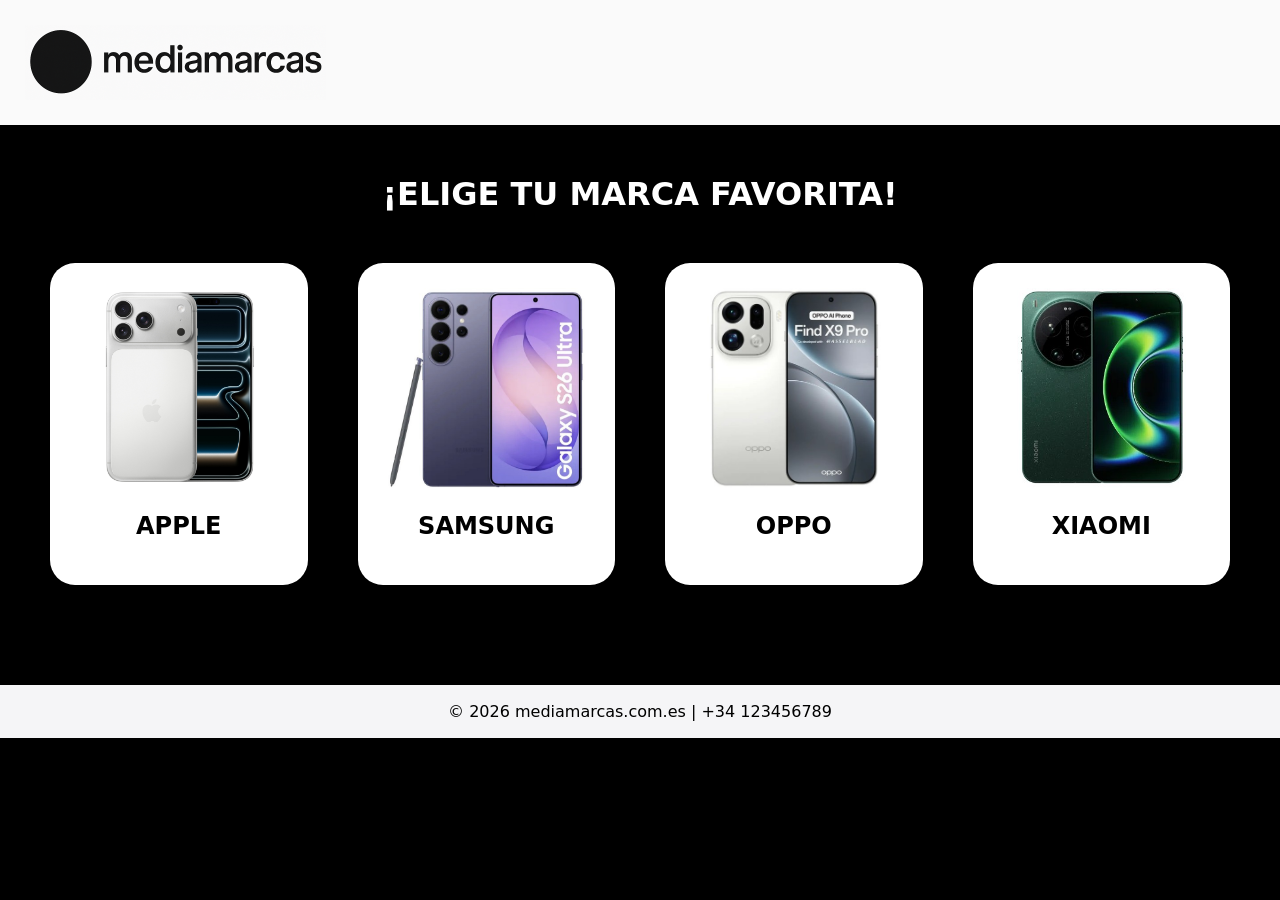
<file: index.html>
<!DOCTYPE html>
<html lang="en">
<head>
    <meta charset="UTF-8">
    <meta name="viewport" content="width=device-width, initial-scale=1.0">
    <title>Mediamarcas - Menú</title>
    <link rel="stylesheet" href="style.css">
    <link rel="icon" href="imagenes/Designer2.png">
</head>
<body>

    <header>
        <img src="imagenes/Designer.png">
    </header>

    <main>

        <h1>¡ELIGE TU MARCA FAVORITA!</h1>

        <section>

            <article class="categoria">
                <a href="iphone.html"><img src="imagenes/iphone.jpg"></a>
                <h2>APPLE</h2>
            </article>

            <article class="categoria">
                <a href="samsung.html"><img src="imagenes/samsung.jpg"></a>
                <h2>SAMSUNG</h2>
            </article>

            <article class="categoria">
                <a href="oppo.html"><img src="imagenes/oppo.jpg"></a>
                <h2>OPPO</h2>
            </article>

            <article class="categoria">
                <a href="xiaomi.html"><img src="imagenes/xiaomi17ultra.jpg"></a>
                <h2>XIAOMI</h2>
            </article>

        </section>
    </main>

    <footer id="footerindex">
        <p>© 2026 mediamarcas.com.es | +34 123456789</p>
    </footer>

</body>
</html>
</file>
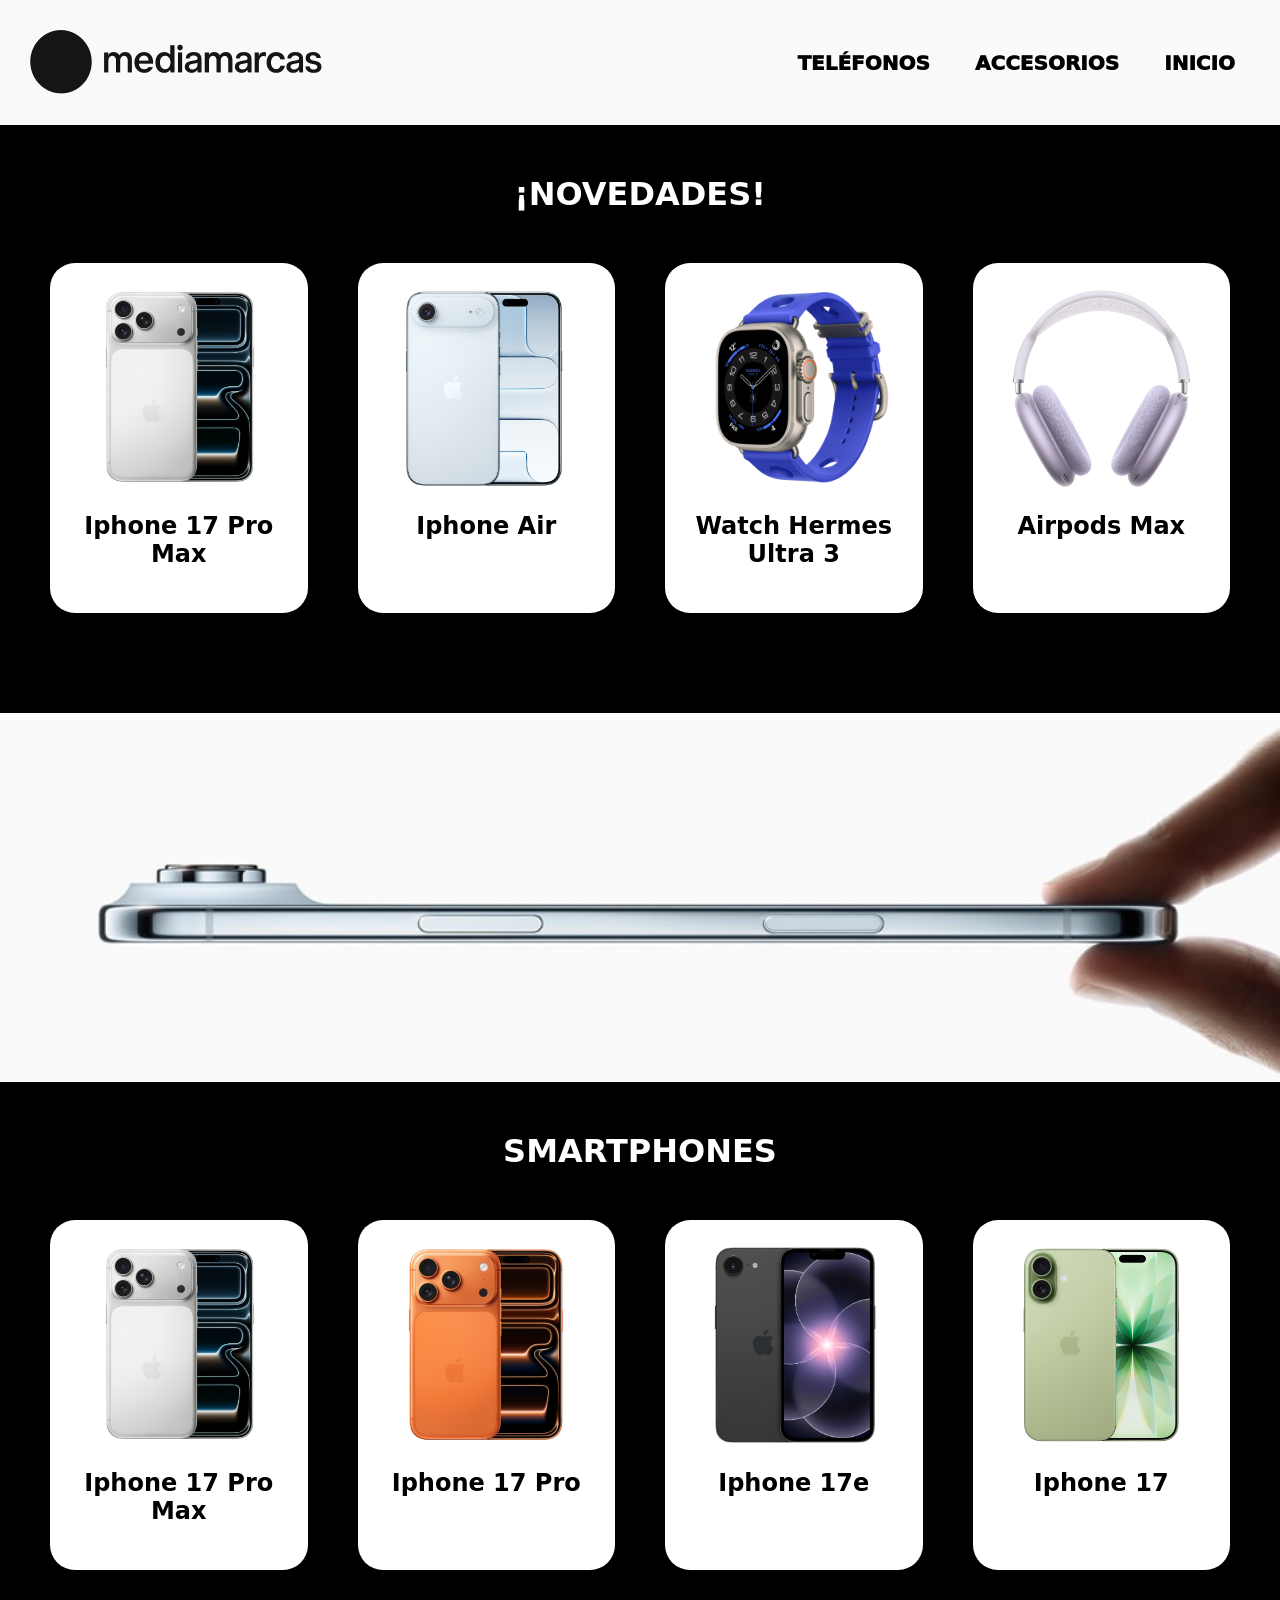
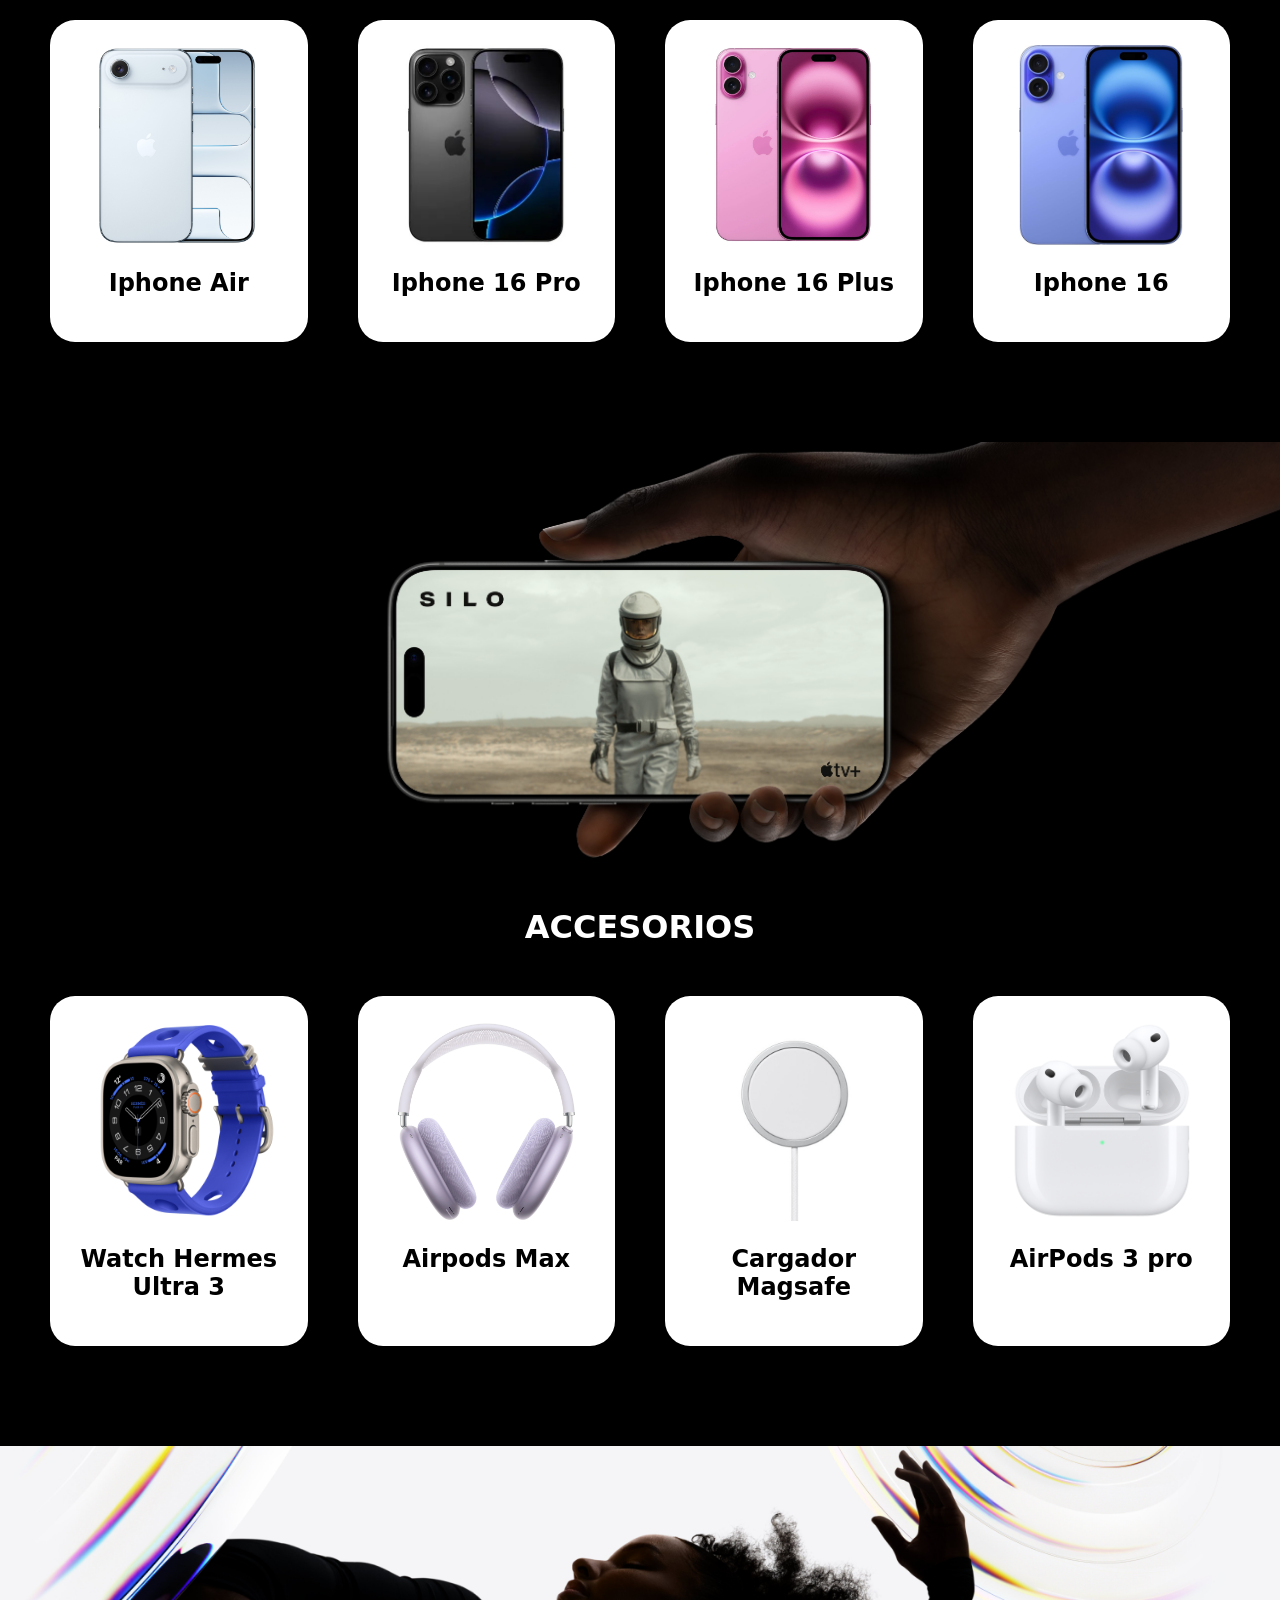
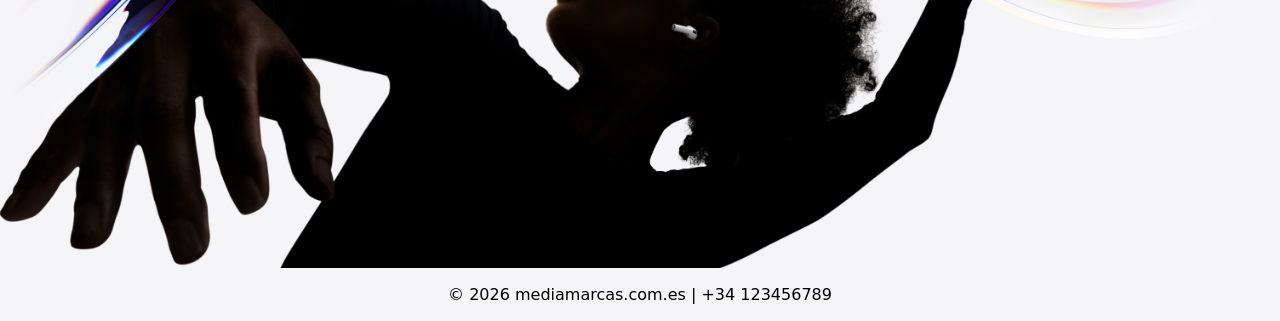
<file: iphone.html>
<!DOCTYPE html>
<html lang="en">
<head>
    <meta charset="UTF-8">
    <meta name="viewport" content="width=device-width, initial-scale=1.0">
    <title>Mediamarcas | Apple</title>
    <link rel="stylesheet" href="style.css">
</head>
<body>

    <header>
        <img src="imagenes/Designer.png">
        <nav>
            <a href="#telefonos">TELÉFONOS</a>
            <a href="#accesorios">ACCESORIOS</a>
            <a href="index.html">INICIO</a>
        </nav>
    </header>

    <main>

        <h1>¡NOVEDADES!</h1>

        <section>

            <article class="categoria">
                <a href=""><img src="imagenes/iphone.jpg"></a>
                <h2>Iphone 17 Pro Max</h2>
            </article>

            <article class="categoria">
                <a href=""><img src="imagenes/iphone-aiR.jpg"></a>
                <h2>Iphone Air</h2>
            </article>

            <article class="categoria">
                <a href=""><img src="imagenes/hermesultra.png"></a>
                <h2>Watch Hermes Ultra 3</h2>
            </article>

            <article class="categoria">
                <a href=""><img src="imagenes/AirPods_Max.jpg"></a>
                <h2>Airpods Max</h2>
            </article>

        </section>

        <img src="imagenes/wallpaper4.jpg" alt="" id="wallpaper">

        <h1 class="titulo" id="telefonos">SMARTPHONES</h1>

        <section>

            <article class="categoria">
                <a href=""><img src="imagenes/iphone.jpg"></a>
                <h2>Iphone 17 Pro Max</h2>
            </article>

            <article class="categoria">
                <a href=""><img src="imagenes/iphone17pro.avif"></a>
                <h2>Iphone 17 Pro</h2>
            </article>

            <article class="categoria">
                <a href=""><img src="imagenes/iphone17e.jpg"></a>
                <h2>Iphone 17e</h2>
            </article>

            <article class="categoria">
                <a href=""><img src="imagenes/iphone17.jpg"></a>
                <h2>Iphone 17</h2>
            </article>
            
            <article class="categoria">
                <a href=""><img src="imagenes/iphone-aiR.jpg"></a>
                <h2>Iphone Air</h2>
            </article>

            <article class="categoria">
                <a href=""><img src="imagenes/iphone16pro.jpg"></a>
                <h2>Iphone 16 Pro</h2>
            </article>

            <article class="categoria">
                <a href=""><img src="imagenes/iphone16plus.jpg"></a>
                <h2>Iphone 16 Plus</h2>
            </article>
            
            <article class="categoria">
                <a href=""><img src="imagenes/iphone16.jpg"></a>
                <h2>Iphone 16</h2>
            </article>

        </section>

        <img src="imagenes/wallpaper3.jpg" alt="" id="wallpaper">

        <h1 class="titulo" id="accesorios">ACCESORIOS</h1>

        <section>

            <article class="categoria">
                <a href=""><img src="imagenes/hermesultra.png"></a>
                <h2>Watch Hermes Ultra 3</h2>
            </article>

            <article class="categoria">
                <a href=""><img src="imagenes/AirPods_Max.jpg"></a>
                <h2>Airpods Max</h2>
            </article>

            <article class="categoria">
                <a href="oppo.html"><img src="imagenes/magsafe.jpg"></a>
                <h2>Cargador Magsafe</h2>
            </article>

            <article class="categoria">
                <a href="xiaomi.html"><img src="imagenes/airpods.png"></a>
                <h2>AirPods 3 pro</h2>
            </article>

        </section>

        <img src="imagenes/wallpaper5.jpg" alt="" id="wallpaper">

    </main>

    <footer>
        <p>© 2026 mediamarcas.com.es | +34 123456789</p>
    </footer>

</body>
</html>
</file>
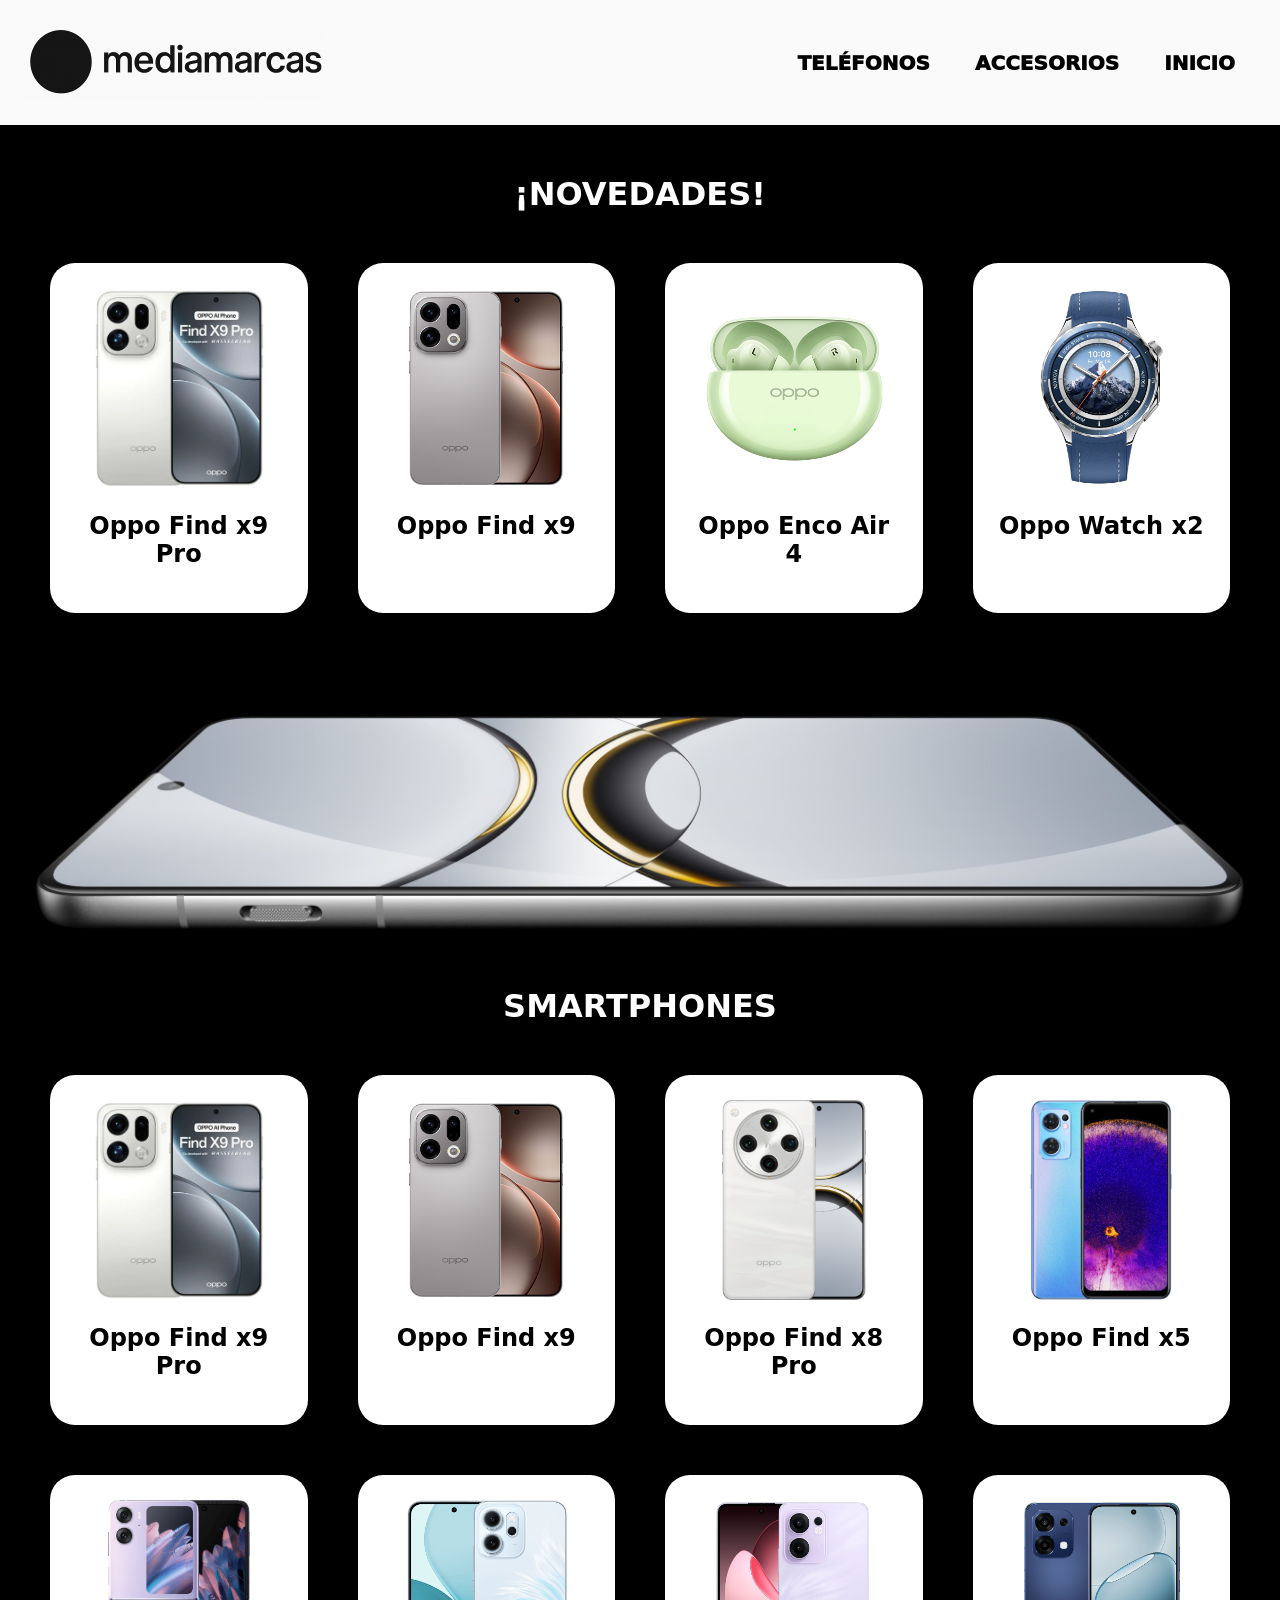
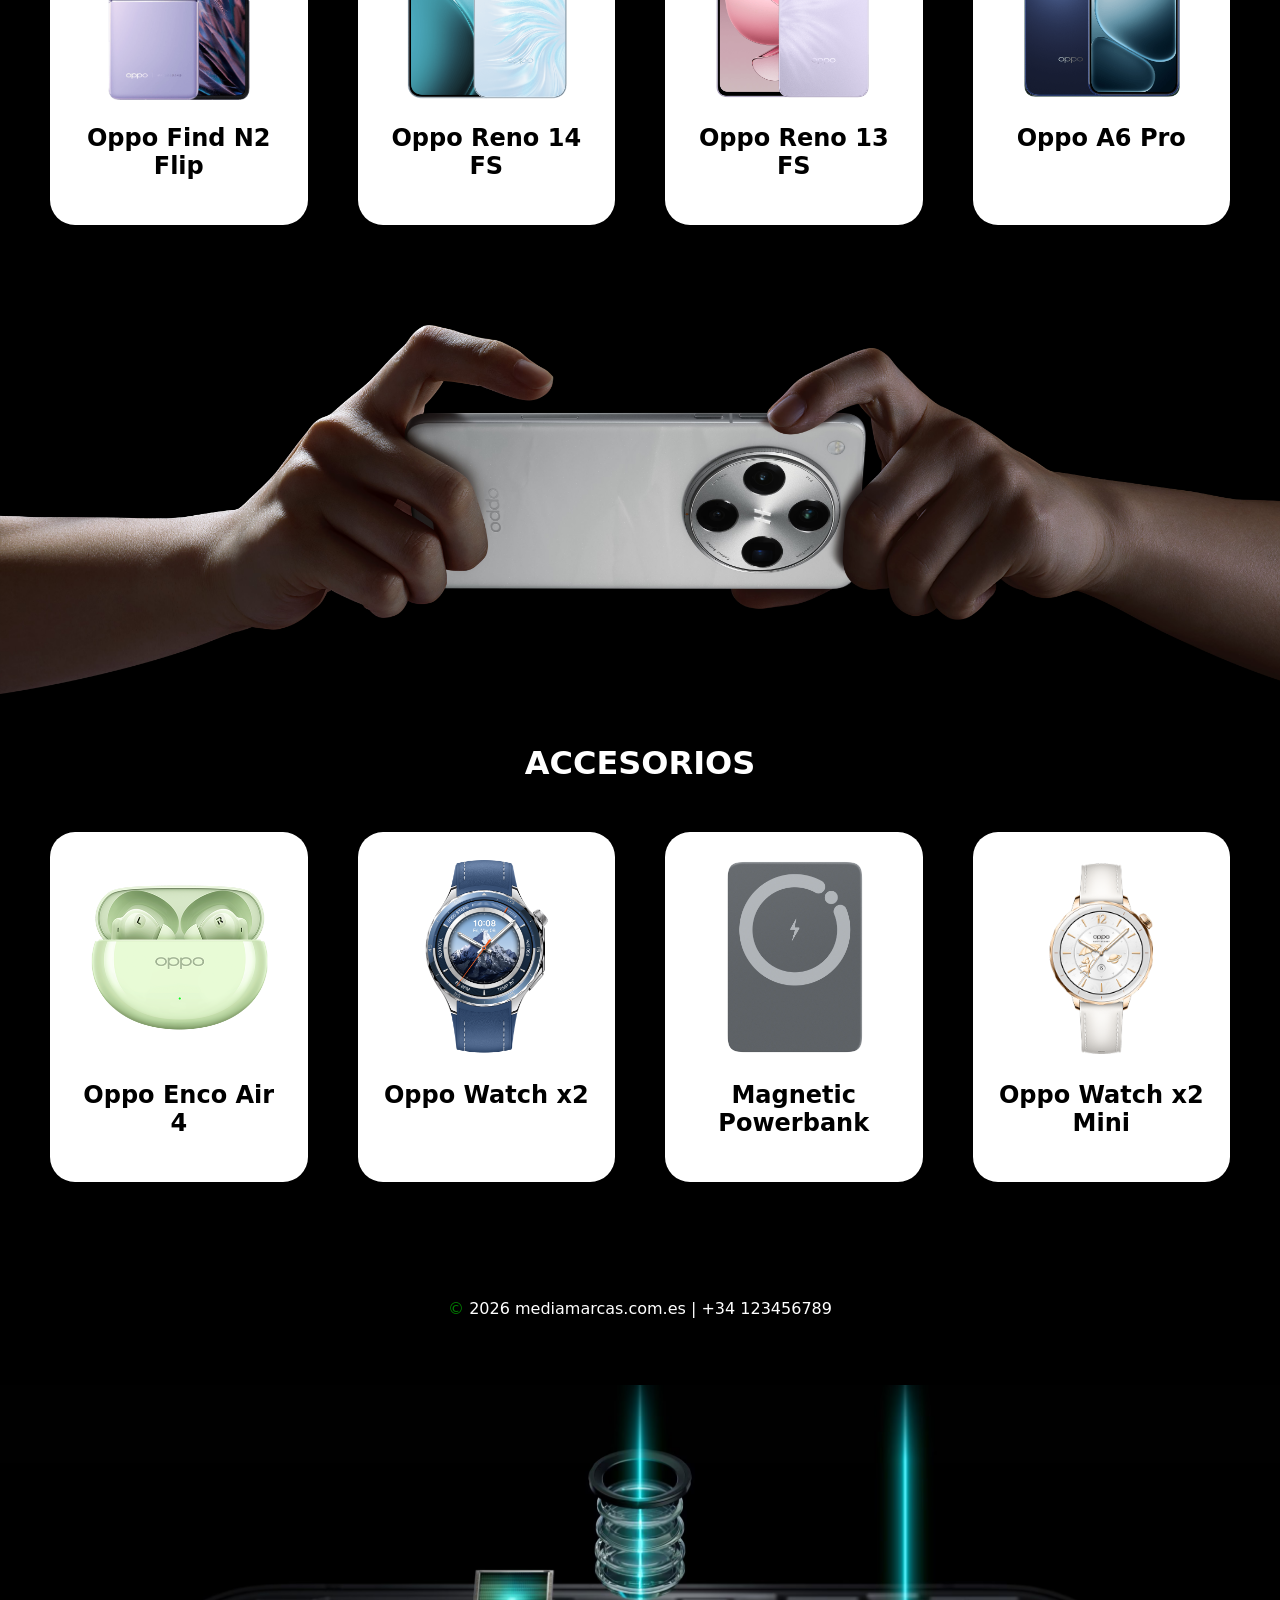
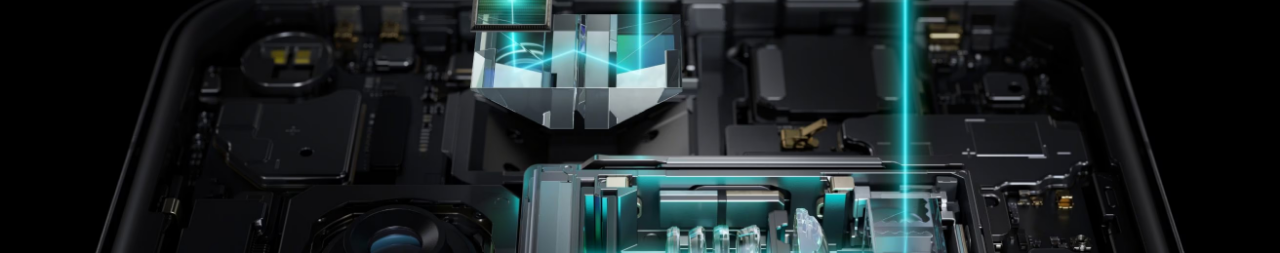
<file: oppo.html>
<!DOCTYPE html>
<html lang="en">
<head>
    <meta charset="UTF-8">
    <meta name="viewport" content="width=device-width, initial-scale=1.0">
    <title>Mediamarcas | Oppo</title>
    <link rel="stylesheet" href="style.css">
</head>
<body>

    <header>
        <img src="imagenes/Designer.png">
        <nav>
            <a href="#telefonos">TELÉFONOS</a>
            <a href="#accesorios">ACCESORIOS</a>
            <a href="index.html">INICIO</a>
        </nav>
    </header>

    <main>

        <h1>¡NOVEDADES!</h1>

        <section>

            <article class="categoria">
                <a href="oppo.html"><img src="imagenes/oppo.jpg"></a>
                <h2>Oppo Find x9 Pro</h2>
            </article>

            <article class="categoria">
                <a href=""><img src="imagenes/oppofindx9.png"></a>
                <h2>Oppo Find x9</h2>
            </article>

            <article class="categoria">
                <a href=""><img src="imagenes/encoair4.png"></a>
                <h2>Oppo Enco Air 4</h2>
            </article>

            <article class="categoria">
                <a href=""><img src="imagenes/watchx2.png"></a>
                <h2>Oppo Watch x2</h2>
            </article>

        </section>

        <img src="imagenes/wallpaperoppo5.png" alt="" id="wallpaper">

        <h1 class="titulo" id="telefonos">SMARTPHONES</h1>

        <section>

            <article class="categoria">
                <a href="oppo.html"><img src="imagenes/oppo.jpg"></a>
                <h2>Oppo Find x9 Pro</h2>
            </article>

            <article class="categoria">
                <a href=""><img src="imagenes/oppofindx9.png"></a>
                <h2>Oppo Find x9</h2>
            </article>

            <article class="categoria">
                <a href=""><img src="imagenes/oppofindx8pro.png"></a>
                <h2>Oppo Find x8 Pro</h2>
            </article>

            <article class="categoria">
                <a href=""><img src="imagenes/oppofindx5.png"></a>
                <h2>Oppo Find x5</h2>
            </article>

            <article class="categoria">
                <a href=""><img src="imagenes/oppofindn2flippng.png"></a>
                <h2>Oppo Find N2 Flip</h2>
            </article>
            
            <article class="categoria">
                <a href=""><img src="imagenes/opporeno14fs.png"></a>
                <h2>Oppo Reno 14 FS</h2>
            </article>

            <article class="categoria">
                <a href=""><img src="imagenes/opporeno13fs.png"></a>
                <h2>Oppo Reno 13 FS</h2>
            </article>

            <article class="categoria">
                <a href=""><img src="imagenes/oppoa6pro.png"></a>
                <h2>Oppo A6 Pro</h2>
            </article>

        </section>

        <img src="imagenes/wallpaperoppo6.png" alt="" id="wallpaper">

        <h1 class="titulo" id="accesorios">ACCESORIOS</h1>

        <section>

            <article class="categoria">
                <a href=""><img src="imagenes/encoair4.png"></a>
                <h2>Oppo Enco Air 4</h2>
            </article>

            <article class="categoria">
                <a href=""><img src="imagenes/watchx2.png"></a>
                <h2>Oppo Watch x2</h2>
            </article>

            <article class="categoria">
                <a href="oppo.html"><img src="imagenes/magneticpowerbank.png"></a>
                <h2>Magnetic Powerbank</h2>
            </article>

            <article class="categoria">
                <a href="xiaomi.html"><img src="imagenes/watchx2mini.png"></a>
                <h2>Oppo Watch x2 Mini</h2>
            </article>

        </section>

    </main>

    <footer id="footeroppo">
        <p>© 2026 mediamarcas.com.es | +34 123456789</p>
    </footer>

    <img src="imagenes/wallpaperoppo4.jpg" alt="" id="wallpaper">

</body>
</html>
</file>
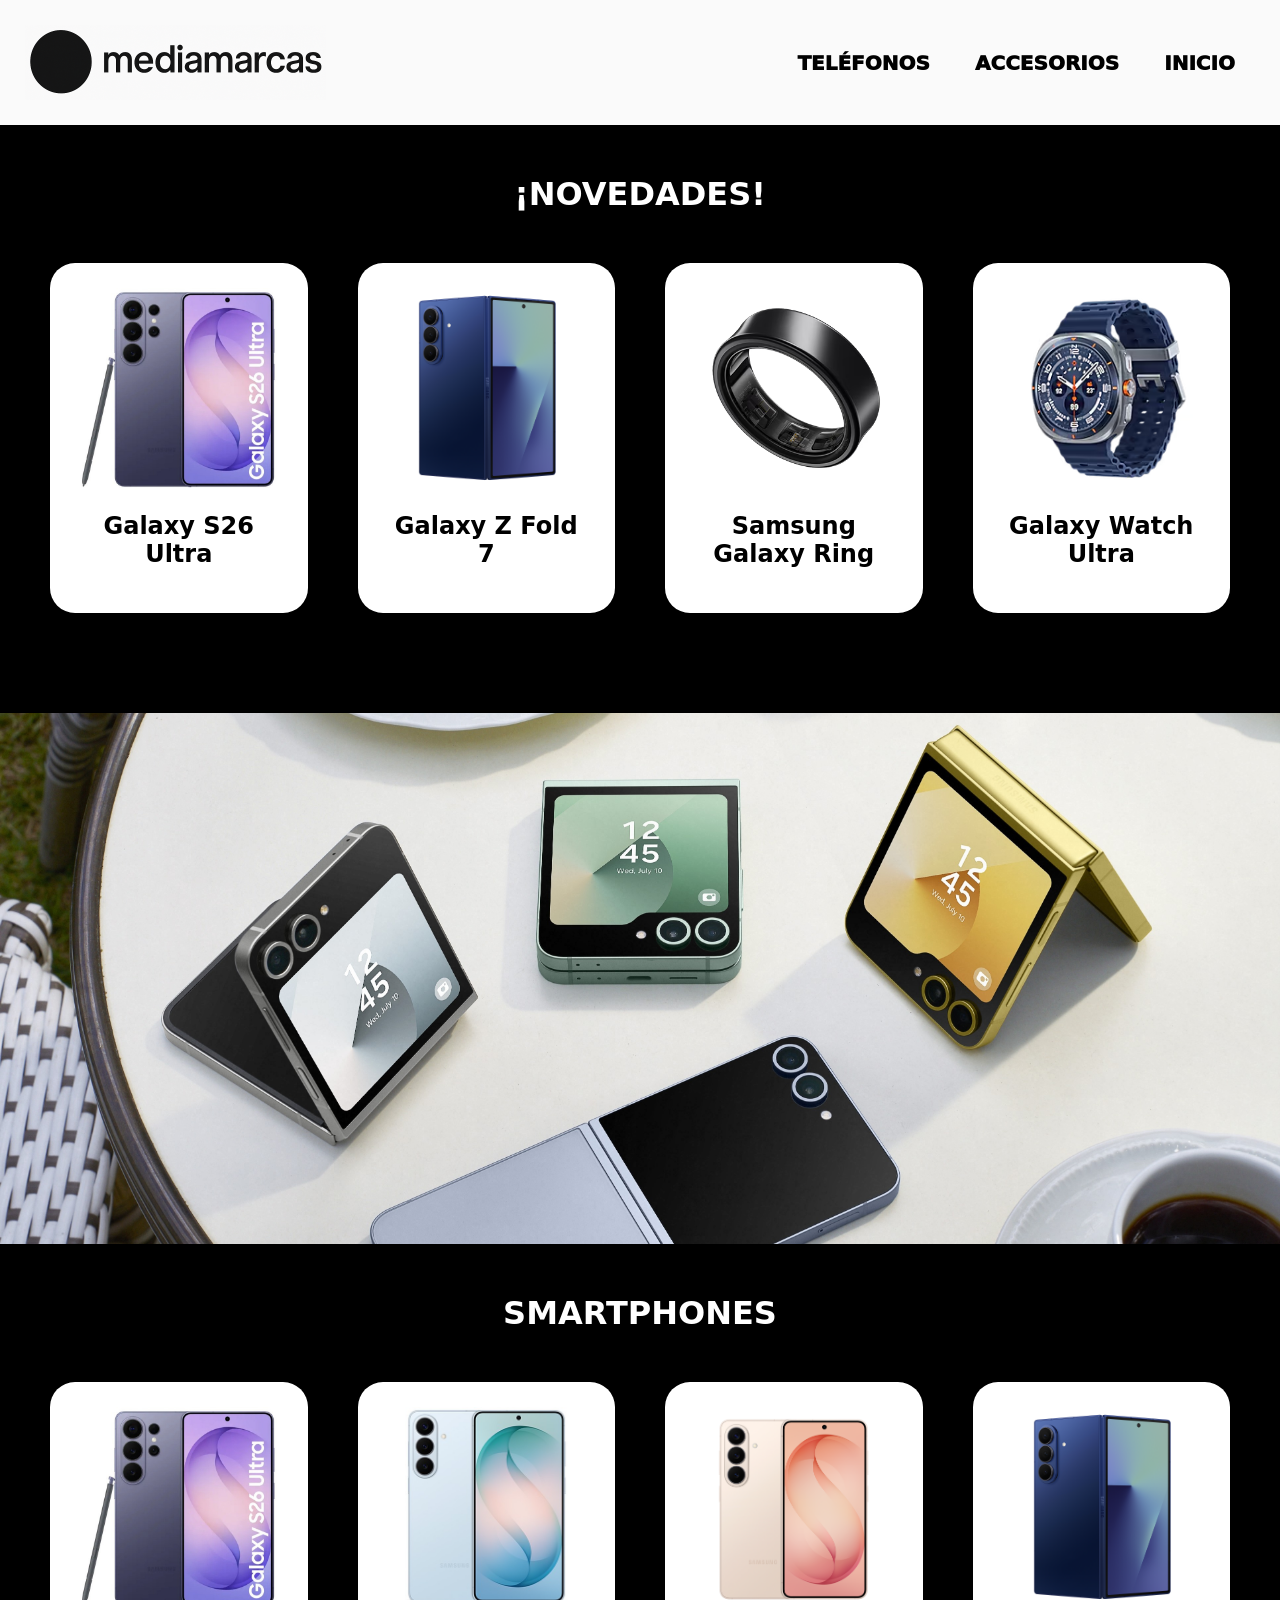
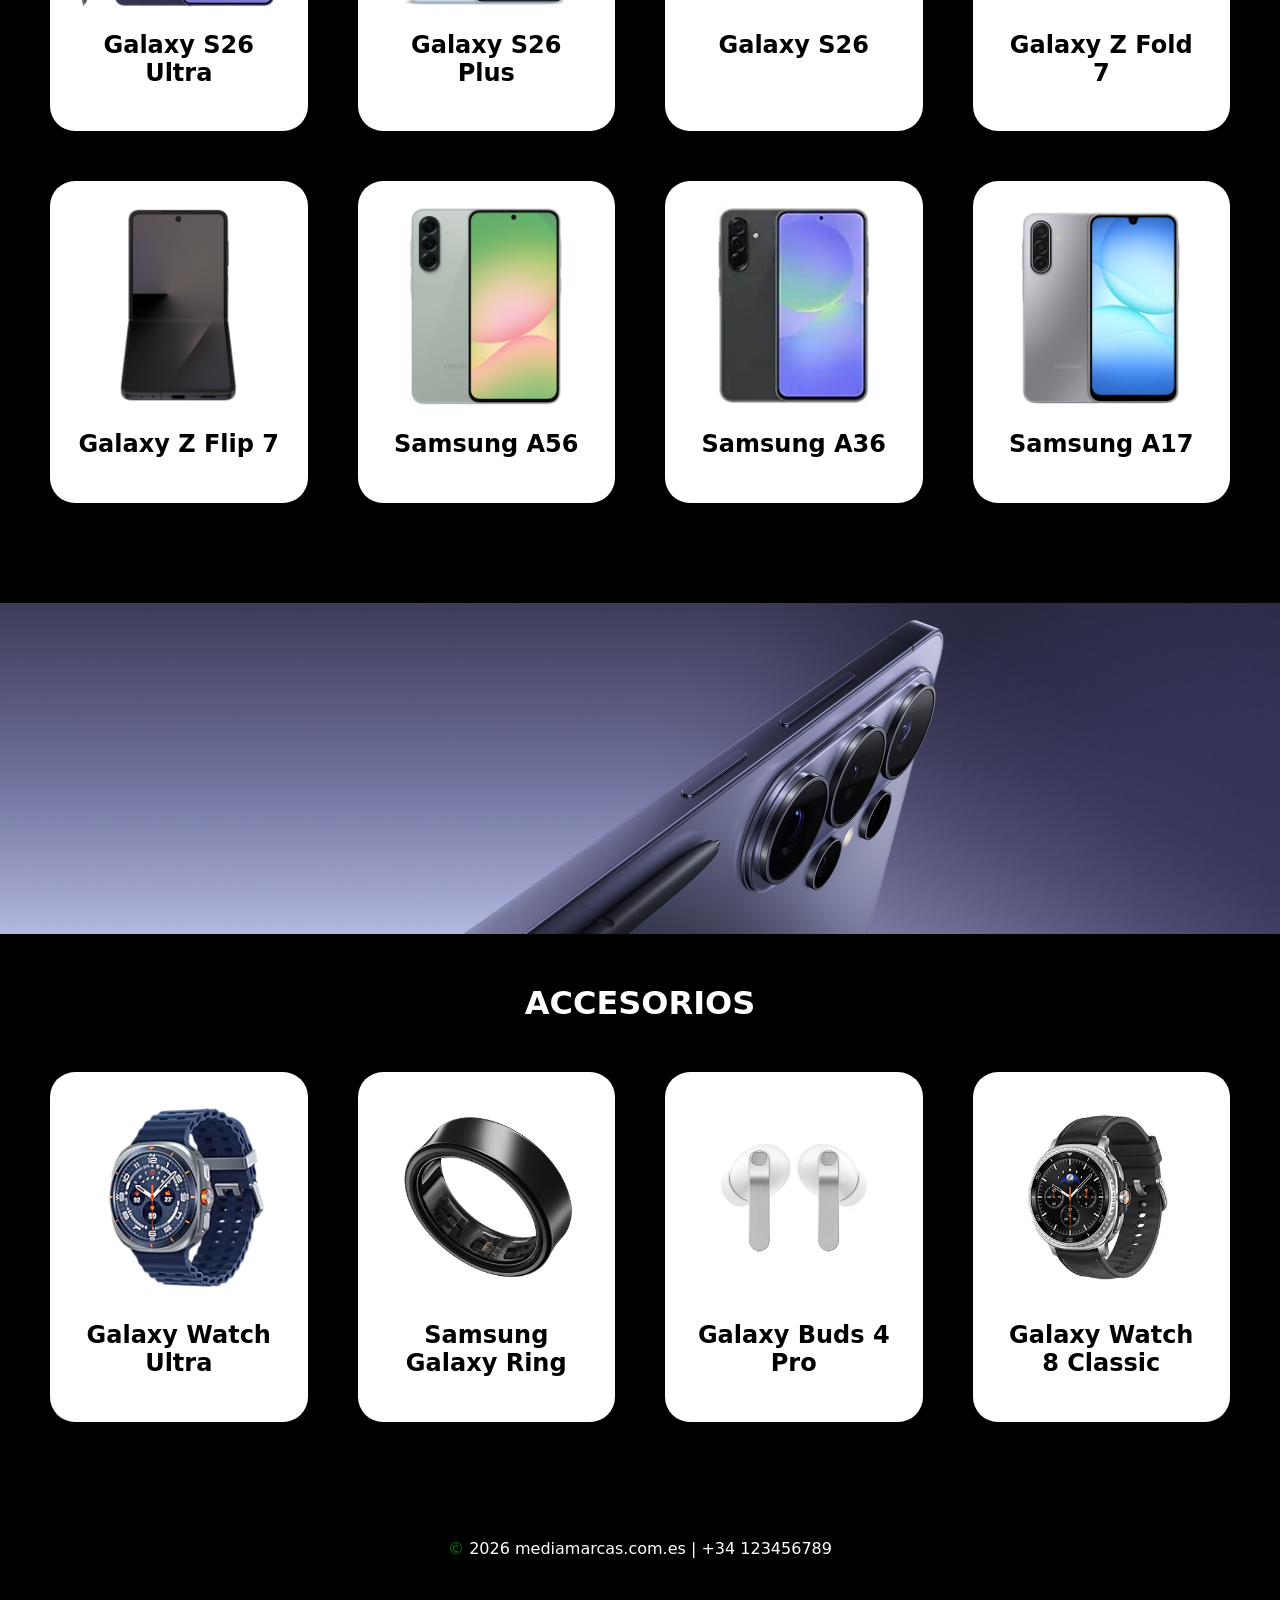
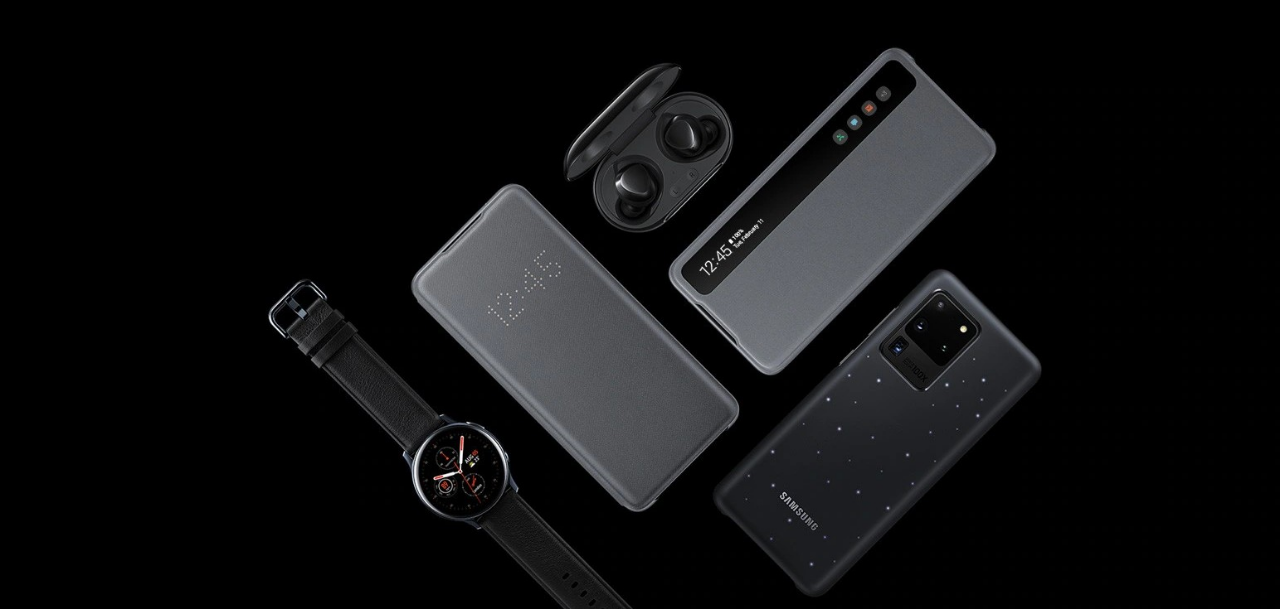
<file: samsung.html>
<!DOCTYPE html>
<html lang="en">
<head>
    <meta charset="UTF-8">
    <meta name="viewport" content="width=device-width, initial-scale=1.0">
    <title>Mediamarcas | Samsung</title>
    <link rel="stylesheet" href="style.css">
</head>
<body>

    <header>
        <img src="imagenes/Designer.png">
        <nav>
            <a href="#telefonos">TELÉFONOS</a>
            <a href="#accesorios">ACCESORIOS</a>
            <a href="index.html">INICIO</a>
        </nav>
    </header>

    <main>

        <h1>¡NOVEDADES!</h1>

        <section>

            <article class="categoria">
                <a href="xiaomi.html"><img src="imagenes/samsung.jpg"></a>
                <h2>Galaxy S26 Ultra</h2>
            </article>

            <article class="categoria">
                <a href=""><img src="imagenes/samsungzfold7.png"></a>
                <h2>Galaxy Z Fold 7</h2>
            </article>

            <article class="categoria">
                <a href=""><img src="imagenes/samsunggalaxyring.avif"></a>
                <h2>Samsung Galaxy Ring</h2>
            </article>

            <article class="categoria">
                <a href=""><img src="imagenes/samsunggalaxywatchultra.avif"></a>
                <h2>Galaxy Watch Ultra</h2>
            </article>

        </section>

        <img src="imagenes/wallpapersamsung1.jpg" alt="" id="wallpaper">

        <h1 class="titulo" id="telefonos">SMARTPHONES</h1>

        <section>

            <article class="categoria">
                <a href="xiaomi.html"><img src="imagenes/samsung.jpg"></a>
                <h2>Galaxy S26 Ultra</h2>
            </article>

            <article class="categoria">
                <a href=""><img src="imagenes/samsunggalaxys26+.jpg"></a>
                <h2>Galaxy S26 Plus</h2>
            </article>

            <article class="categoria">
                <a href=""><img src="imagenes/samsunggalaxys26.png"></a>
                <h2>Galaxy S26</h2>
            </article>

            <article class="categoria">
                <a href=""><img src="imagenes/samsungzfold7.png"></a>
                <h2>Galaxy Z Fold 7</h2>
            </article>

            <article class="categoria">
                <a href=""><img src="imagenes/samsunggalaxyzflip7.png"></a>
                <h2>Galaxy Z Flip 7</h2>
            </article>

            <article class="categoria">
                <a href=""><img src="imagenes/samsunga56.png"></a>
                <h2>Samsung A56</h2>
            </article>
            
            <article class="categoria">
                <a href=""><img src="imagenes/samsunga36.jpg"></a>
                <h2>Samsung A36</h2>
            </article>

            <article class="categoria">
                <a href=""><img src="imagenes/samsunga17.jpg"></a>
                <h2>Samsung A17</h2>
            </article>

        </section>

        <img src="imagenes/wallpapersamsung2.jpg" alt="" id="wallpaper">

        <h1 class="titulo" id="accesorios">ACCESORIOS</h1>

        <section>

            <article class="categoria">
                <a href=""><img src="imagenes/samsunggalaxywatchultra.avif"></a>
                <h2>Galaxy Watch Ultra</h2>
            </article>

            <article class="categoria">
                <a href=""><img src="imagenes/samsunggalaxyring.avif"></a>
                <h2>Samsung Galaxy Ring</h2>
            </article>

            <article class="categoria">
                <a href=""><img src="imagenes/samsugngalaxybuds4pro.avif"></a>
                <h2>Galaxy Buds 4 Pro</h2>
            </article>

            <article class="categoria">
                <a href=""><img src="imagenes/samsunggalaxywatch8classic.avif"></a>
                <h2>Galaxy Watch 8 Classic</h2>
            </article>

        </section>

    </main>

    <footer id="footeroppo">
        <p>© 2026 mediamarcas.com.es | +34 123456789</p>
    </footer>

    <img src="imagenes/wallpapersamsung5.jpg" alt="" id="wallpaper">

</body>
</html>
</file>
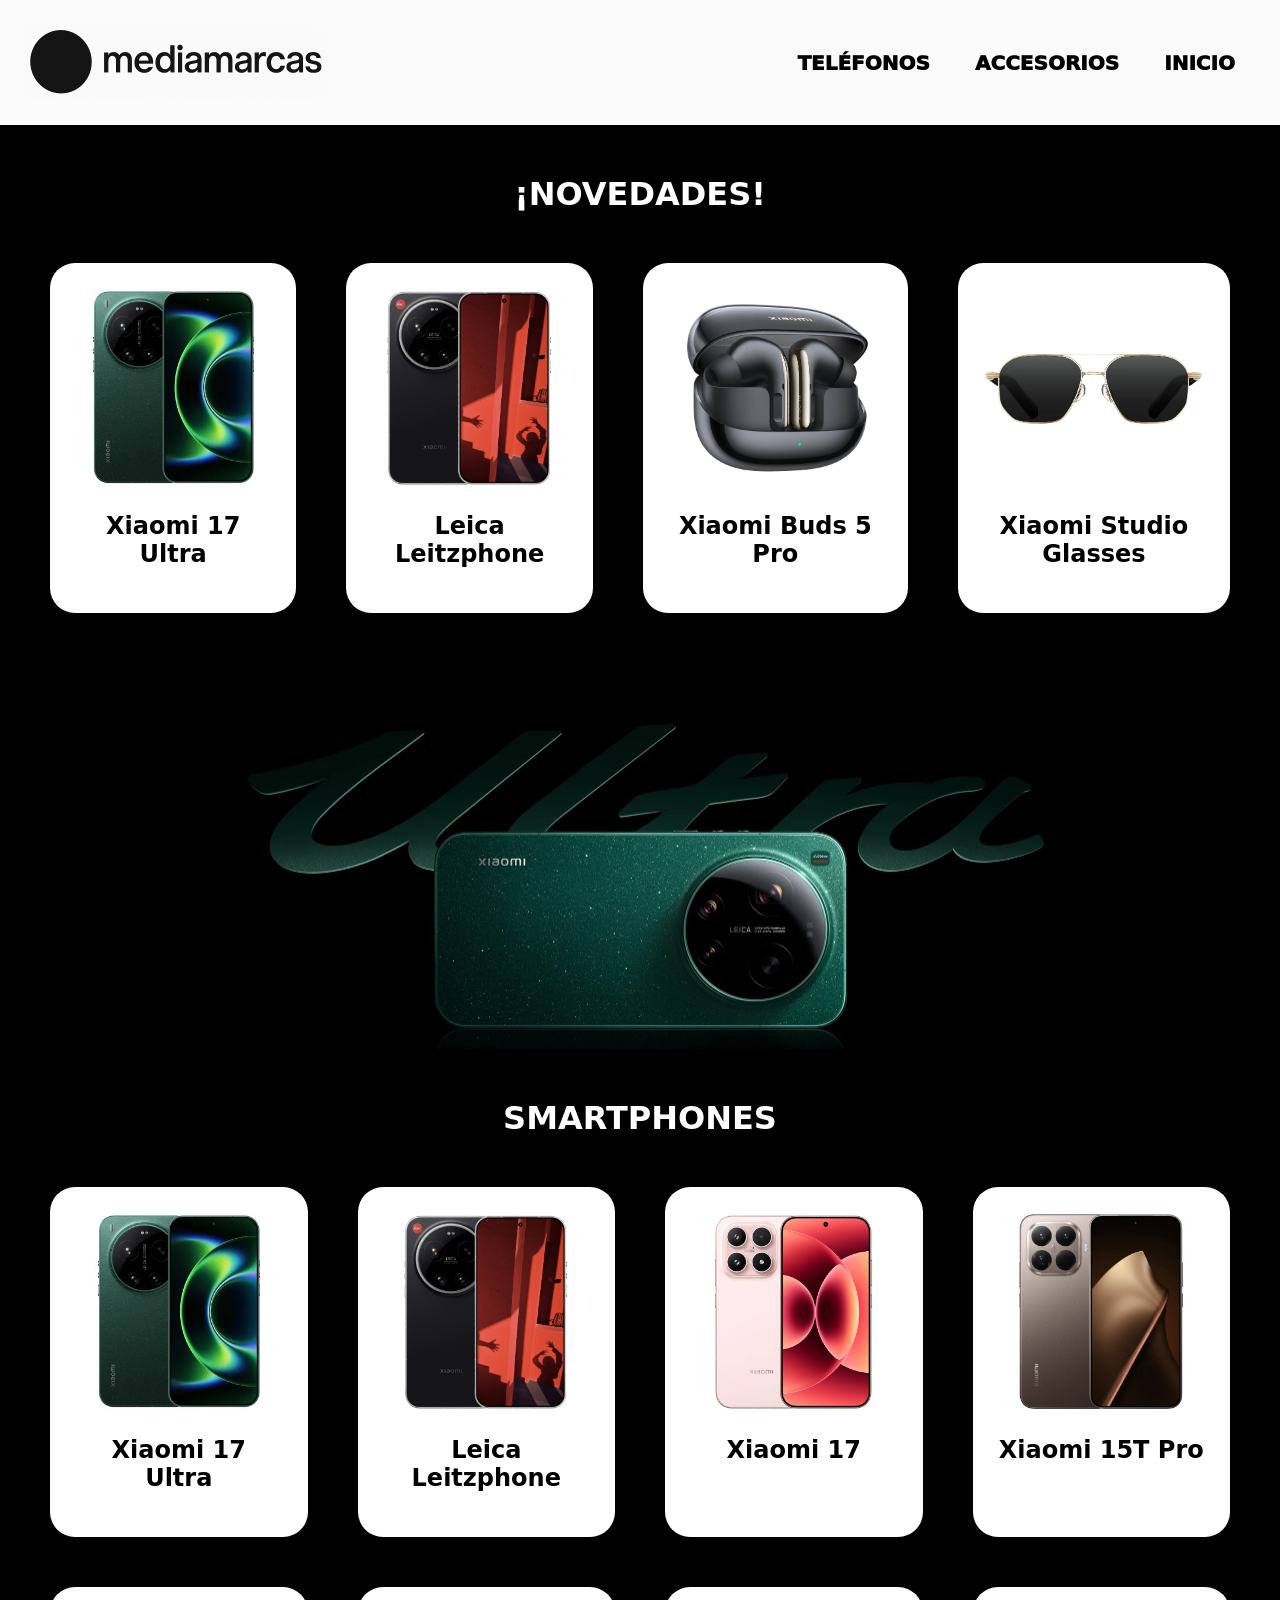
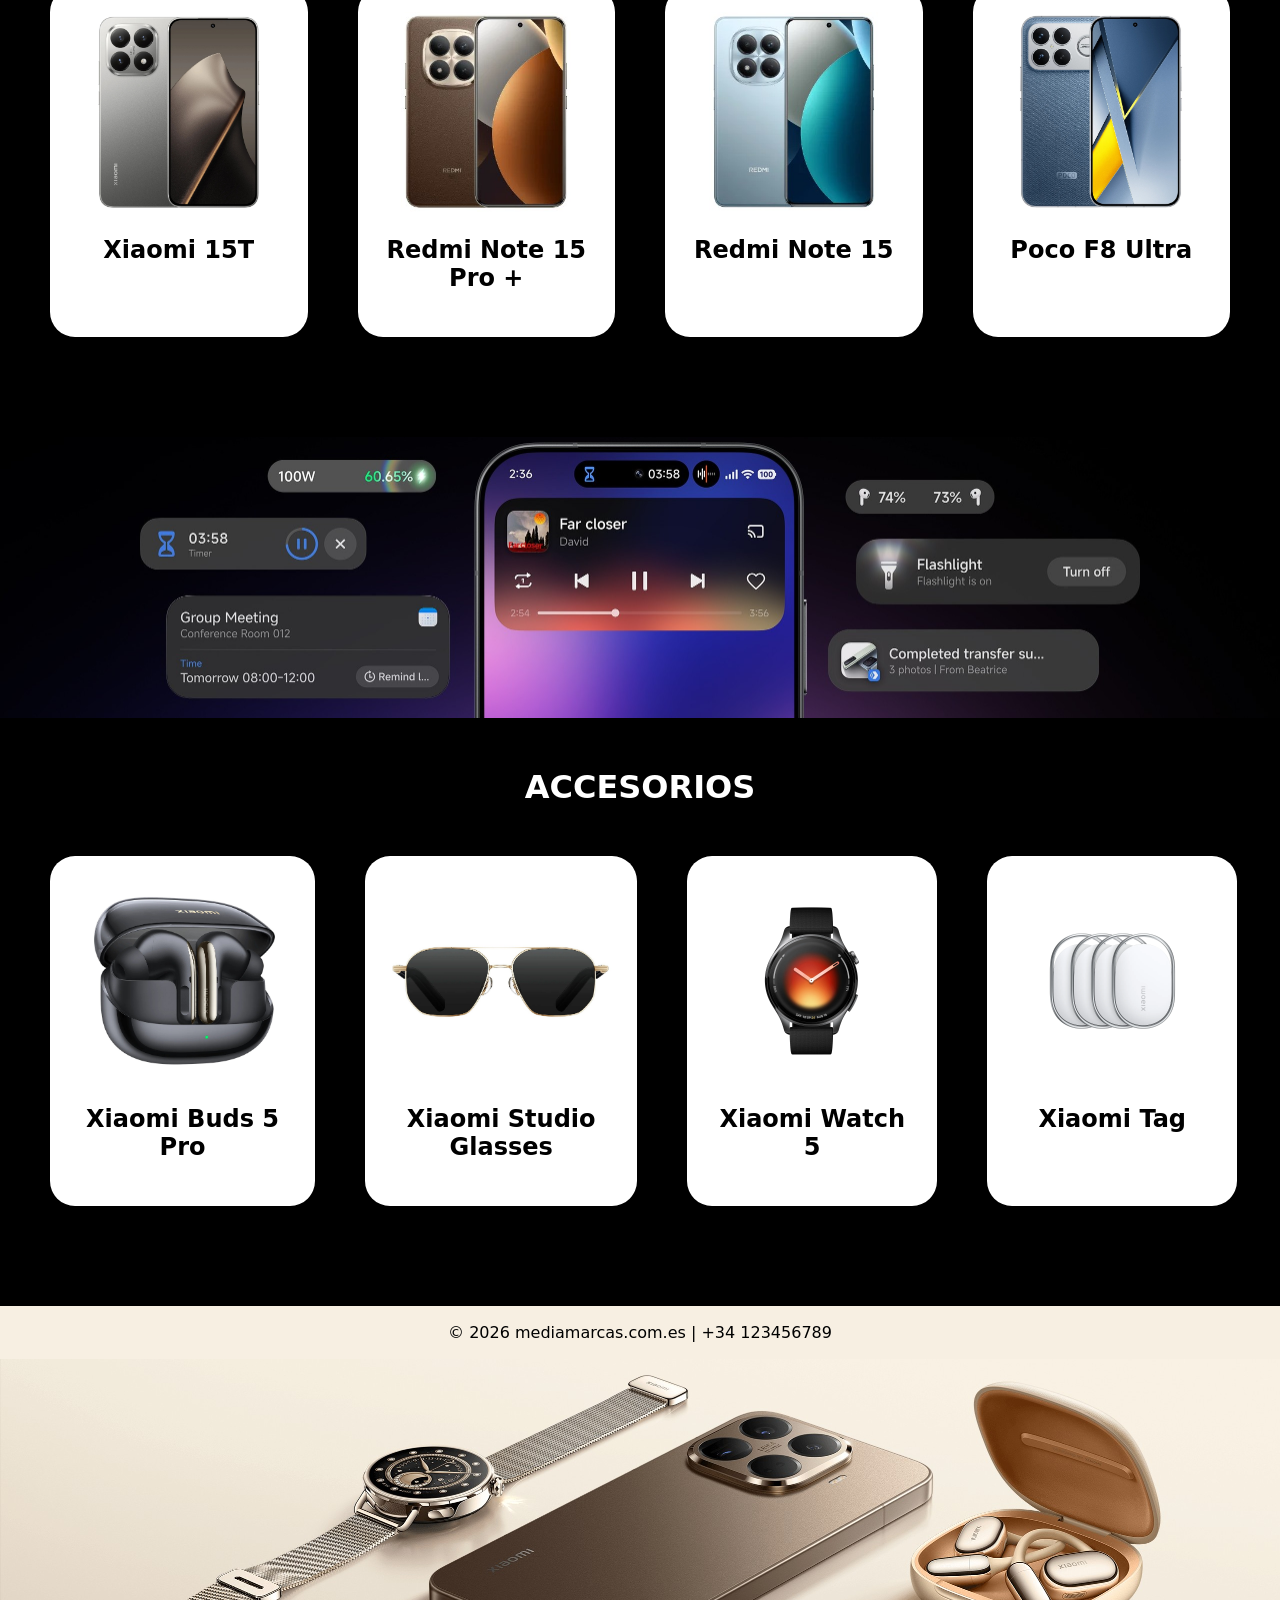
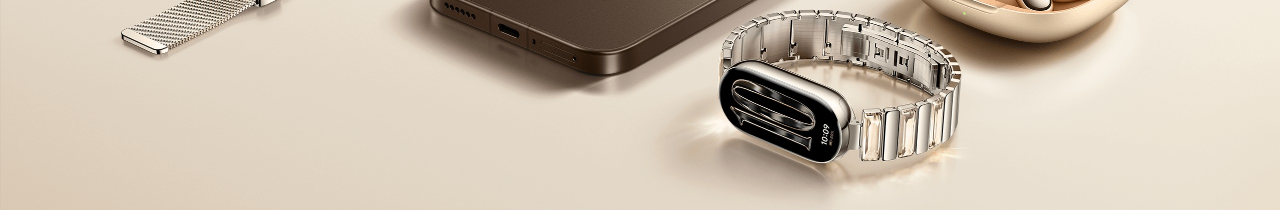
<file: xiaomi.html>
<!DOCTYPE html>
<html lang="en">
<head>
    <meta charset="UTF-8">
    <meta name="viewport" content="width=device-width, initial-scale=1.0">
    <title>Mediamarcas | Xiaomi</title>
    <link rel="stylesheet" href="style.css">
</head>
<body>

    <header>
        <img src="imagenes/Designer.png">
        <nav>
            <a href="#telefonos">TELÉFONOS</a>
            <a href="#accesorios">ACCESORIOS</a>
            <a href="index.html">INICIO</a>
        </nav>
    </header>

    <main>

        <h1>¡NOVEDADES!</h1>

        <section>

            <article class="categoria">
                <a href="xiaomi.html"><img src="imagenes/xiaomi17ultra.jpg"></a>
                <h2>Xiaomi 17 Ultra</h2>
            </article>

            <article class="categoria">
                <a href=""><img src="imagenes/xiaomileicaleitzphone.jpg"></a>
                <h2>Leica Leitzphone</h2>
            </article>

            <article class="categoria">
                <a href=""><img src="imagenes/xiaomibuds5pro.jpg"></a>
                <h2>Xiaomi Buds 5 Pro</h2>
            </article>

            <article class="categoria">
                <a href=""><img src="imagenes/xiaomimijasmartaudioglasses.jpg"></a>
                <h2>Xiaomi Studio Glasses</h2>
            </article>

        </section>

        <img src="imagenes/wallpaperxiaomi5.jpg" alt="" id="wallpaper">

        <h1 class="titulo" id="telefonos">SMARTPHONES</h1>

        <section>

            <article class="categoria">
                <a href="xiaomi.html"><img src="imagenes/xiaomi17ultra.jpg"></a>
                <h2>Xiaomi 17 Ultra</h2>
            </article>

            <article class="categoria">
                <a href=""><img src="imagenes/xiaomileicaleitzphone.jpg"></a>
                <h2>Leica Leitzphone</h2>
            </article>

            <article class="categoria">
                <a href=""><img src="imagenes/xiaomi17.jpg"></a>
                <h2>Xiaomi 17</h2>
            </article>

            <article class="categoria">
                <a href=""><img src="imagenes/xiaomi15tpro.jpg"></a>
                <h2>Xiaomi 15T Pro</h2>
            </article>

            <article class="categoria">
                <a href=""><img src="imagenes/xiaomi15t.jpg"></a>
                <h2>Xiaomi 15T</h2>
            </article>
            
            <article class="categoria">
                <a href=""><img src="imagenes/redminote15pro+webp.jpg"></a>
                <h2>Redmi Note 15 Pro +</h2>
            </article>

            <article class="categoria">
                <a href=""><img src="imagenes/redminote15.jpg"></a>
                <h2>Redmi Note 15</h2>
            </article>

            <article class="categoria">
                <a href=""><img src="imagenes/xiaomipocof8ultra.jpg"></a>
                <h2>Poco F8 Ultra</h2>
            </article>

        </section>

        <img src="imagenes/wallpaperxiaomi7.jpg" alt="" id="wallpaper">

        <h1 class="titulo" id="accesorios">ACCESORIOS</h1>

        <section>

            <article class="categoria">
                <a href=""><img src="imagenes/xiaomibuds5pro.jpg"></a>
                <h2>Xiaomi Buds 5 Pro</h2>
            </article>

            <article class="categoria">
                <a href=""><img src="imagenes/xiaomimijasmartaudioglasses.jpg"></a>
                <h2>Xiaomi Studio Glasses</h2>
            </article>

            <article class="categoria">
                <a href="oppo.html"><img src="imagenes/xiaomiwatch5.webp"></a>
                <h2>Xiaomi Watch 5</h2>
            </article>

            <article class="categoria">
                <a href="xiaomi.html"><img src="imagenes/xiaomitag.webp"></a>
                <h2>Xiaomi Tag</h2>
            </article>

        </section>

    </main>

    <footer id="footerxiaomi">
        <p>© 2026 mediamarcas.com.es | +34 123456789</p>
    </footer>

    <img src="imagenes/wallpaperxiaomi6.2.jpg" alt="" id="wallpaper">

</body>
</html>
</file>
<file: style.css>
body{
    margin: 0;
    font-family: system-ui, -apple-system, BlinkMacSystemFont, 'Segoe UI', Roboto, Oxygen, Ubuntu, Cantarell, 'Open Sans', 'Helvetica Neue', sans-serif;
    background-color: black;
}

header{
    display: flex;
    justify-content: space-between;
    background-color: #fafafa;
    height: 75px;
    padding: 25px;
}

nav {
    text-decoration: none;
    align-content: center;
}

nav a {
    margin: 20px;
    color: black;
    text-decoration: none;
    font-size: 20px;
    font-weight: 1000;
}

nav a:hover {
    text-decoration: underline;
}

main{
    background-color: black;
    align-content: center;
    color: white;
    text-align: center;
}

main h1{
    margin: 50px 0 0 0;
}

section{
    display: grid;
    grid-template-columns: 1fr 1fr 1fr 1fr;
    gap: 50px;
    padding: 50px 50px 100px 50px;
}

#wallpaper {
    width: 100%;
    display: block;
}

.categoria{
    text-align: center;
    background-color: white;
    color: black;
    border-radius: 25px;
    padding: 25px;
    font-weight: 1000;
}

.categoria:hover{
    transform: scale(1.01);
    transition: all.5s;
}

.categoria img{
    height: 200px;
}

footer{
    background-color: white;
    text-align: center;
    padding: 1px;
    background-color: #f5f5f7;
}

#footeroppo {
    background-color: black;
    color: white;
    margin-bottom: 50px;
}

#footeroppo::first-letter {
    color: green;
}

#footerxiaomi {
    background-color: #f7efe2;
}

@media (max-width: 600px) {
    header{
        flex-direction: column;
        align-items: center;
        height: auto;
        padding: 15px;
    }

    header img {
        max-width: 100%;
    }

    nav{
        margin-top: 10px;
    }

    nav a{
        font-size: 16px;
        margin: 8px;
    }

    section{
        grid-template-columns: 1fr 1fr;
        gap: 20px;
        padding: 30px;
    }

    .categoria {
        padding: 10px;
    }

    .categoria h2 {
        font-size: 12px;
    }

    .categoria img{
        height: 125px;
    }

    main h1{
        margin: 30px 0 0 0;
    }

    #footerindex{
        margin-top: 100px;
    }
}
</file>
